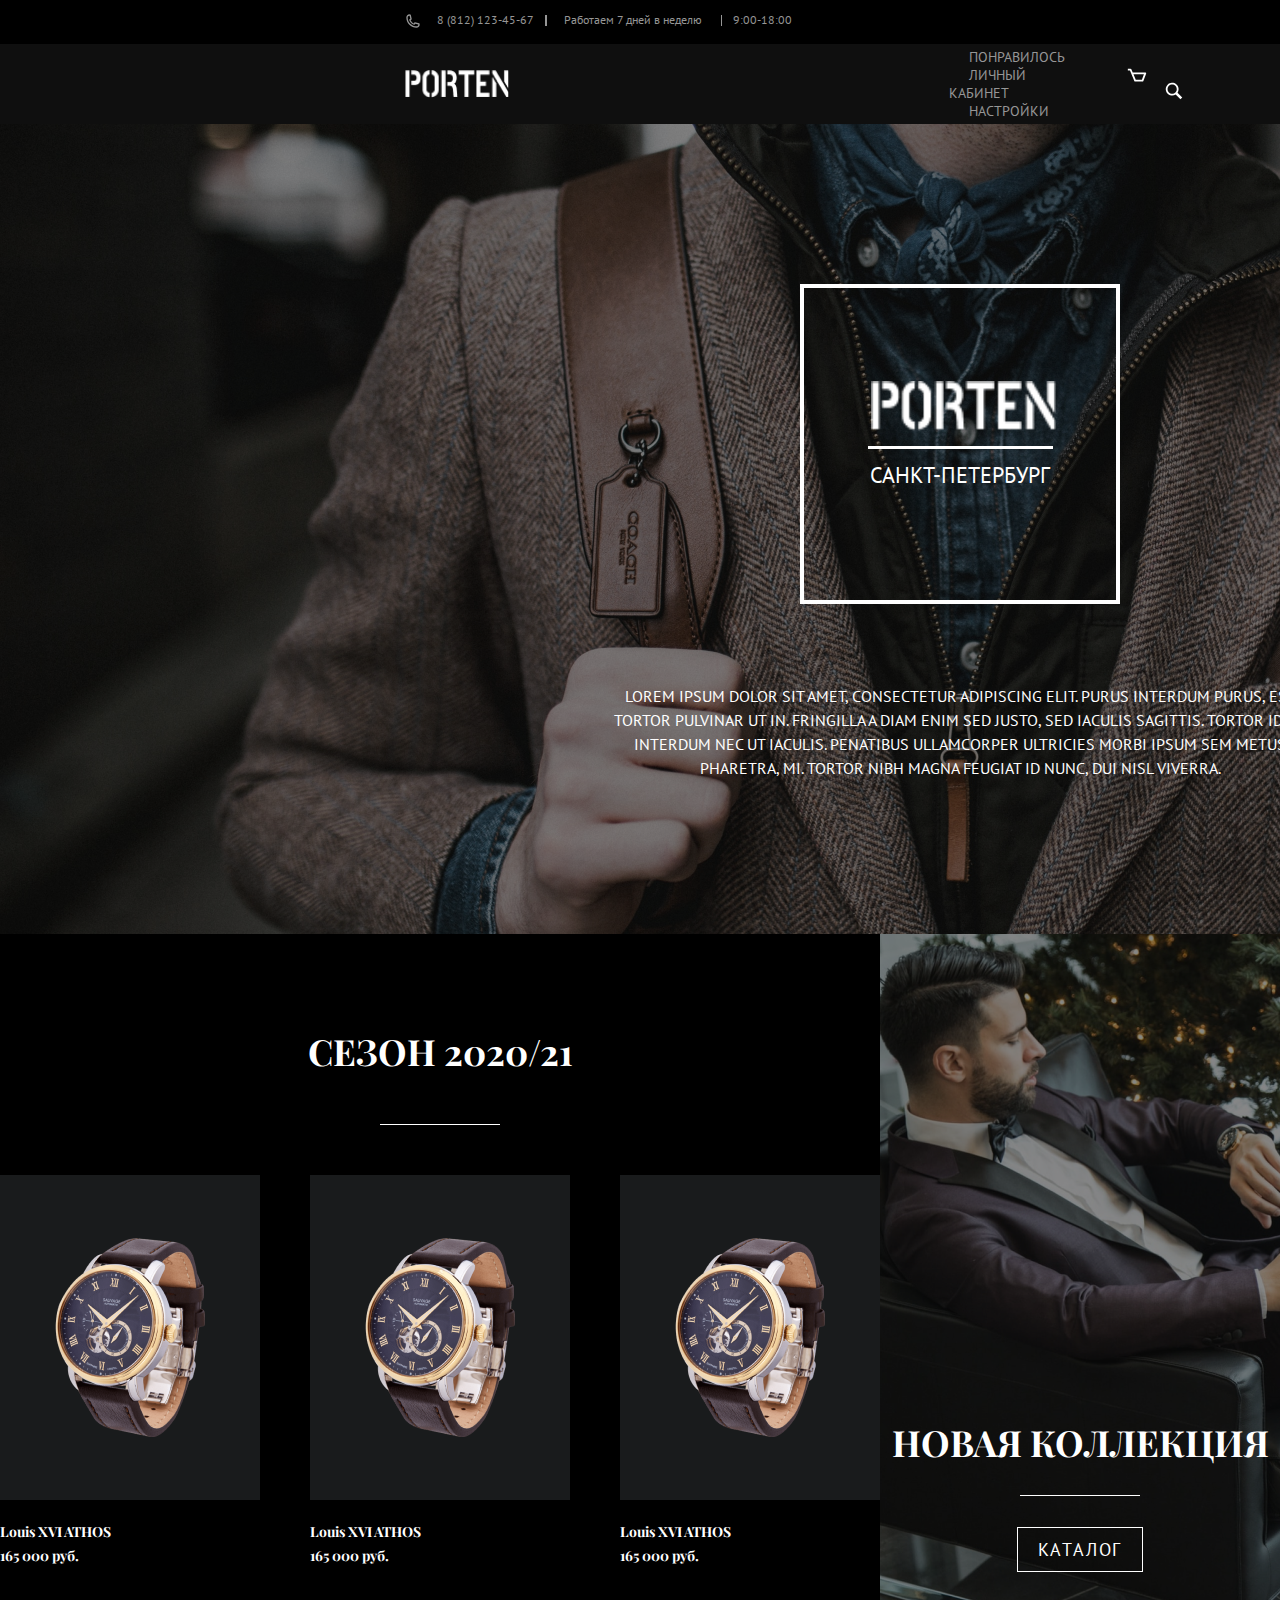
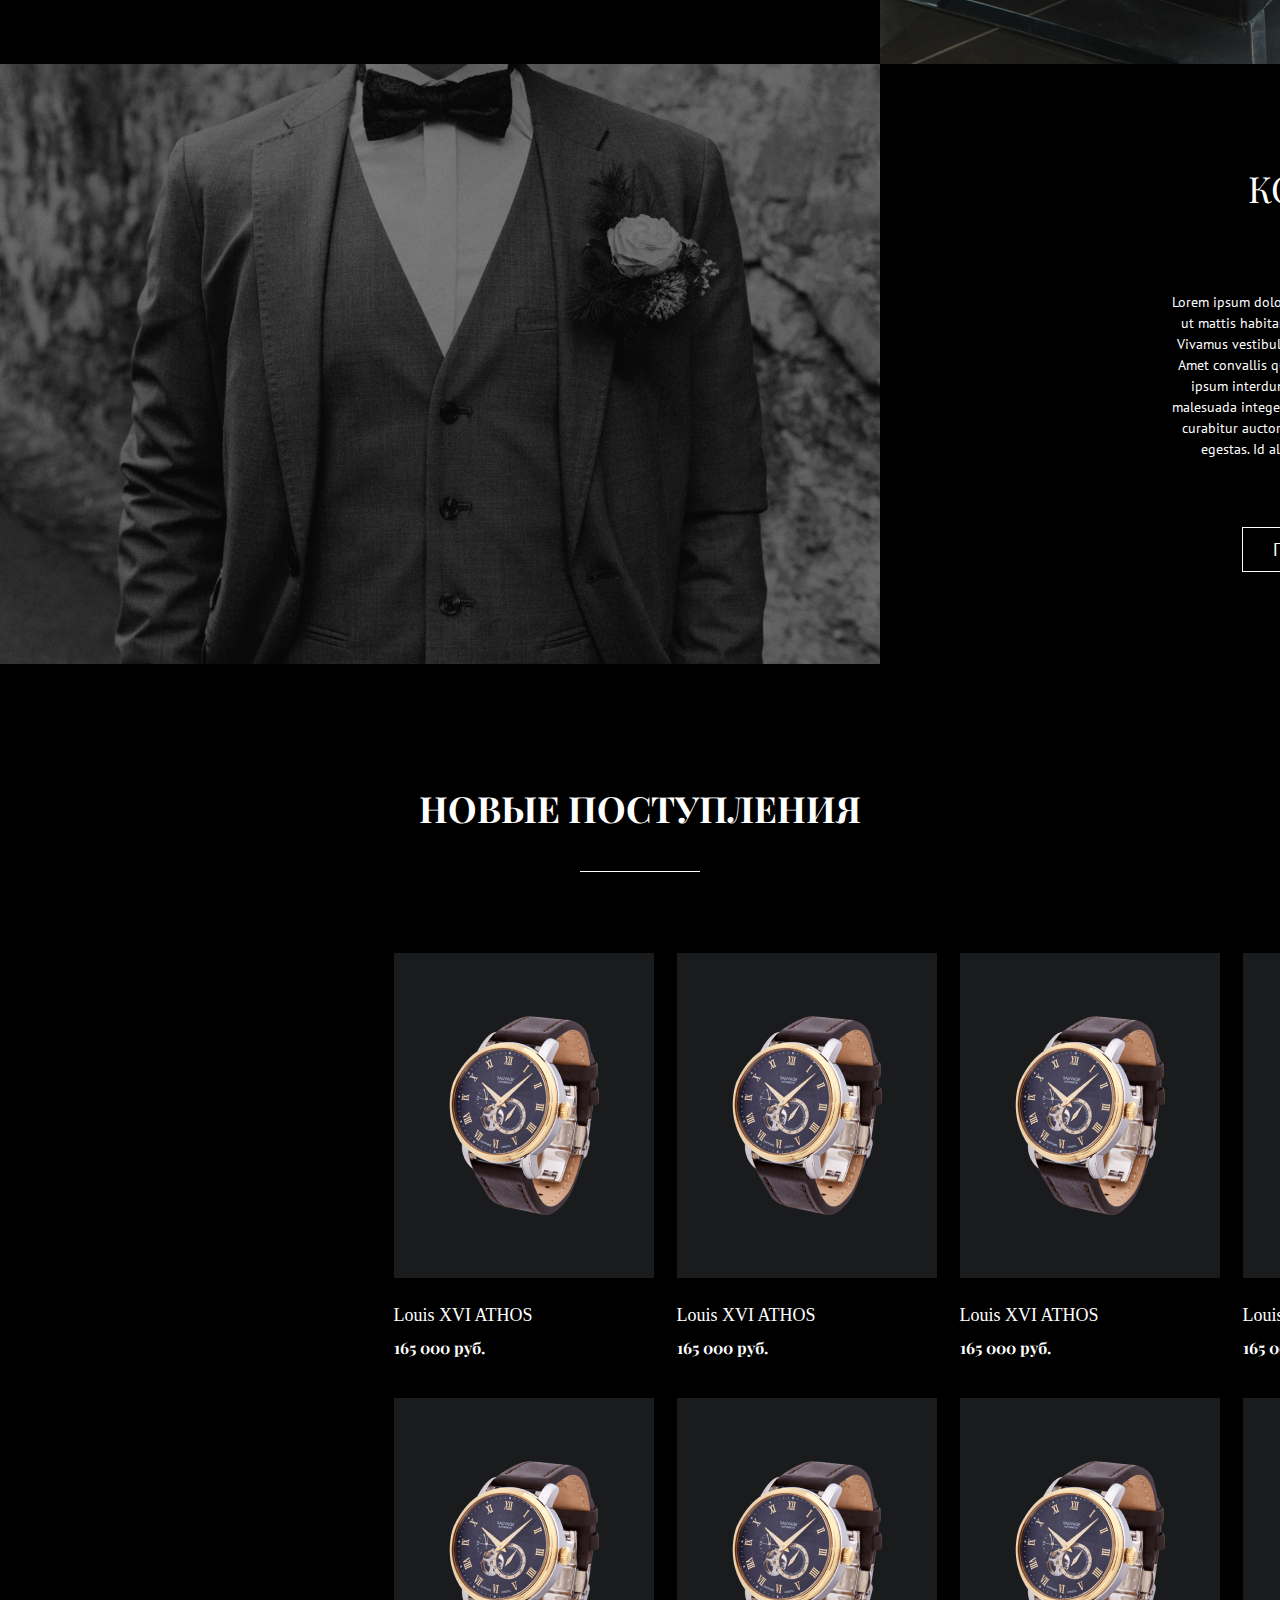
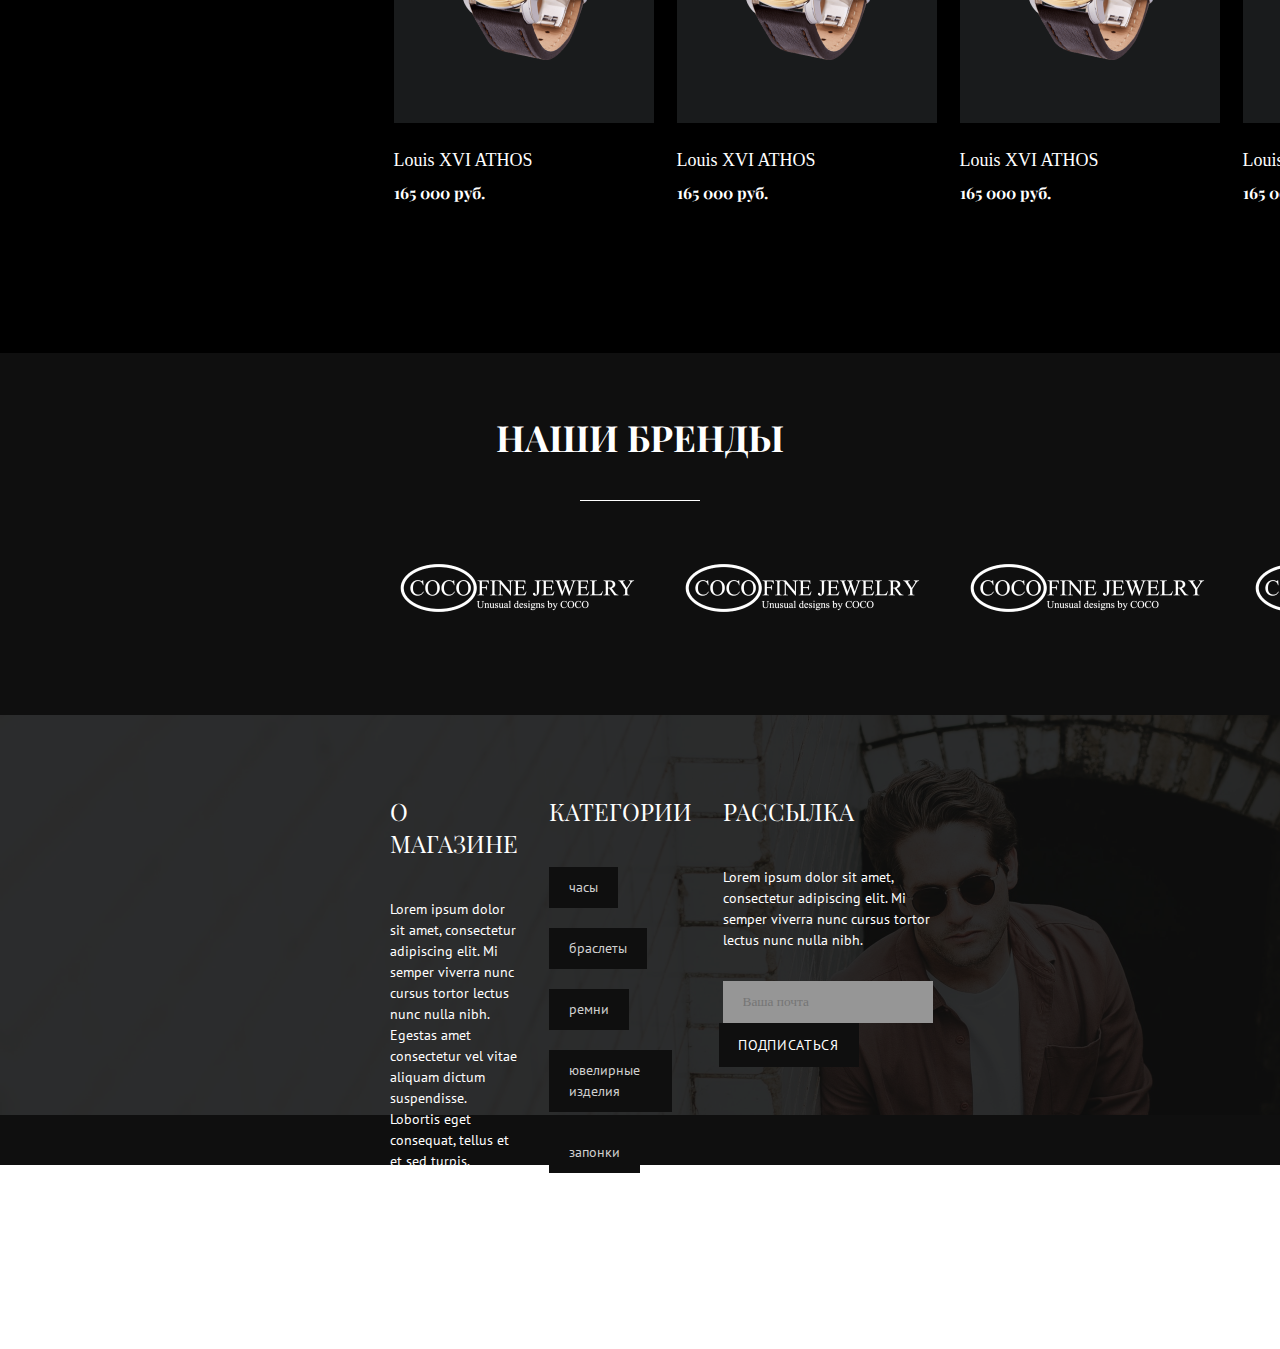
<file: index.html>
<!DOCTYPE html>
<html lang="ru"
<head>
   <title> Wildlife</title>
   <link rel="stylesheet" href="css/style.css">
   <meta http-equiv="Content-type" content="text/html;charset=UTF-8"/>
</head>
<body>
   <div class="wrapper">
      <div class="content">
         <div class="Contacts">
            <div class="contacts__row">
               <div class="contacts__item">
                  <img src="./img/svg/phone.svg" alt="NOW PHOTO" class="foto">
                  <div class="contacts_info">
                     <div class="contacts_phone">8 (812) 123-45-67</div>
                     <div class="days_work">Работаем 7 дней в неделю</div>
                     <div class="time_work">9:00-18:00</div>
                  </div>
               </div>
               <div class="contacts__logon">
                  <div class="img_svg"> 
                     <img src="./img/svg/logon.svg" class="img_logon" alt="">
                     <img src="./img/svg/logon2.svg" alt="">
                  </div>
                  <div class="logon">Войти/Регистрация</div>
               </div>
            </div>
         </div>
         <div class="hedear-title">
            <div class="title__row">
               <div class="title__item">
                  <img src="./img/PORTEN.png" class="title__logo" alt="">
                  <div class="title-menu">
                     <div class="menu__column">
                        <div class="menu__item">
                           <a href="#" class="menu__link">ПОНРАВИЛОСЬ</a>
                           <a href="#" class="menu__link">ЛИЧНЫЙ КАБИНЕТ</a>
                           <a href="#" class="menu__link">НАСТРОЙКИ</a>
                        </div>
                     </div>
                  </div>
                  <div class="title-svg">
                     <div class="svg__row">
                        <div class="svg__item">
                           <img src="./img/svg/basket.svg" alt="">
                           <img src="./img/svg/search.svg" class="svg__item item" alt="">
                        </div>
                     </div>
                  </div>
               </div>
            </div>
         </div>
         <div class="header">
            <div class="header__logo">
               <div class="header__title-logo">
                  <img src="./img/PORTEN.png" class="header_logo-img" alt="">
                  <div class="city">санкт-петербург</div>
               </div>
               <div class="header-text">Lorem ipsum dolor sit amet, consectetur adipiscing elit. Purus interdum purus, est tortor pulvinar ut in. Fringilla a diam enim sed justo, sed iaculis sagittis. Tortor id eu interdum nec ut iaculis. Penatibus ullamcorper ultricies morbi ipsum sem metus pharetra, mi. Tortor nibh magna feugiat id nunc, dui nisl viverra.</div>
            </div>
         </div>
         <div class="catalog">
            <div class="assortment">
               <div class="season__2020">СЕЗОН 2020/21</div>
               <ul class="clocke">
                  <li class="clocke_3 clocke1"><img src="./img/clocke.png" alt=""></li>
                  <li class="clocke_3 clocke2"><img src="./img/clocke.png" alt=""></li>
                  <li class="clocke_3"><img src="./img/clocke.png" alt=""></li>
               </ul>
               <ul class="name_clocke">
                  <li class="name_3 name1">Louis XVI ATHOS</li>
                  <li class="name_3 name2">Louis XVI ATHOS</li>
                  <li class="name_3">Louis XVI ATHOS</li>
               </ul>
               <ul class="price">
                  <li class="price_3 price1">165 000 руб.</li>
                  <li class="price_3 price2">165 000 руб.</li>
                  <li class="price_3">165 000 руб.</li>
               </ul>
            </div>
            <div class="new-colection">
               <div class="new-colection_title">Новая коллекция</div>
               <a href="#" class="catalog_button">Каталог</a>
            </div>
         </div>
         <div class="nav">
            <div class="nav__foto">
               <img src="./img/foto_nav2.png" alt="">
            </div>
            <div class="nav__text">
               <div class="title__collection-2018">коллекция 2018</div>
               <div class="collection_text">Lorem ipsum dolor sit amet, consectetur adipiscing elit. Non rutrum ornare ut mattis habitant dui arcu. Sagittis amet nunc ut neque quis nibh arcu. Vivamus vestibulum nisi et venenatis sed scelerisque magna consectetur. Amet convallis quis gravida facilisis vulputate. Faucibus facilisi habitasse ipsum interdum dictum aliquet. Velit quis ullamcorper pulvinar nulla malesuada integer. Aenean praesent viverra nulla nullam natoque volutpat curabitur auctor. Viverra viverra ullamcorper scelerisque risus dignissim egestas. Id aliquam a aliquam egestas leo orci pharetra sed diam. </div>
               <a href="#" class="button_colle">посмотреть коллекцию</a>
            </div>
         </div>
         <div class="columns">
            <div class="columns__title">новые поступления</div>
            <div class="columns__row">
               <div class="columns__item">
                  <div class="item_foto">
                     <img src="./img/clocke.png" alt="">
                  </div>
                  <div class="item_name">Louis XVI ATHOS</div>
                  <div class="item_price">165 000 руб.</div>
               </div>
               <div class="columns__item">
                  <div class="item_foto">
                     <img src="./img/clocke.png" alt="">
                  </div>
                  <div class="item_name">Louis XVI ATHOS</div>
                  <div class="item_price">165 000 руб.</div>
               </div>
               <div class="columns__item">
                  <div class="item_foto">
                     <img src="./img/clocke.png" alt="">
                  </div>
                  <div class="item_name">Louis XVI ATHOS</div>
                  <div class="item_price">165 000 руб.</div>
               </div>
               <div class="columns__item">
                  <div class="item_foto">
                     <img src="./img/clocke.png" alt="">
                  </div>
                  <div class="item_name">Louis XVI ATHOS</div>
                  <div class="item_price">165 000 руб.</div>
               </div> 
            </div>
            <div class="columns__row">
               <div class="columns__item">
                  <div class="item_foto">
                     <img src="./img/clocke.png" alt="">
                  </div>
                  <div class="item_name">Louis XVI ATHOS</div>
                  <div class="item_price">165 000 руб.</div>
               </div>
               <div class="columns__item">
                  <div class="item_foto">
                     <img src="./img/clocke.png" alt="">
                  </div>
                  <div class="item_name">Louis XVI ATHOS</div>
                  <div class="item_price">165 000 руб.</div>
               </div>
               <div class="columns__item">
                  <div class="item_foto">
                     <img src="./img/clocke.png" alt="">
                  </div>
                  <div class="item_name">Louis XVI ATHOS</div>
                  <div class="item_price">165 000 руб.</div>
               </div>
               <div class="columns__item">
                  <div class="item_foto">
                     <img src="./img/clocke.png" alt="">
                  </div>
                  <div class="item_name">Louis XVI ATHOS</div>
                  <div class="item_price">165 000 руб.</div>
               </div> 
            </div>                       
         </div>   
         <div class="brand">
            <div class="brand_title">наши бренды</div>
            <div class="brands__row">
               <div class="brands_item">
                  <img src="./img/brands.png" alt="">
               </div>
               <div class="brands_item">
                  <img src="./img/brands.png" alt="">
               </div>
               <div class="brands_item">
                  <img src="./img/brands.png" alt="">
               </div>
               <div class="brands_item">
                  <img src="./img/brands.png" alt="">
               </div>
            </div>
         </div>
         <div class="bottom">
            <div class="bottom__row">
               <div class="bottom__columns">
                  <div class="bottom__items">
                     <div class="items_title">О магазине</div> 
                     <div class="items_text">Lorem ipsum dolor sit amet, consectetur adipiscing elit. Mi semper viverra nunc cursus tortor lectus nunc nulla nibh. Egestas amet consectetur vel vitae aliquam dictum suspendisse. Lobortis eget consequat, tellus et et sed turpis. Pretium quisque vitae, amet, porttitor odio ultricies massa pharetra leo. Et ipsum urna fames in sit mi ultrices nisi, nunc.</div>
                  </div>
                  <div class="bottom__items">
                     <div class="items_title">Категории</div> 
                     <div class="items_categories">
                        <a href="#">часы</a>
                        <a href="#">браслеты</a>
                        <a href="#">ремни</a>
                        <a href="#">ювелирные изделия</a>
                        <a href="#">запонки</a>
                     </div>
                  </div>
                  <div class="bottom__items">
                     <div class="items_title">РАссылка</div> 
                     <div class="items_text">Lorem ipsum dolor sit amet, consectetur adipiscing elit. Mi semper viverra nunc cursus tortor lectus nunc nulla nibh.</div>
                     <input class="input" type="text" placeholder="Ваша почта" value="">
                     <button class="button" type="submit">ПОДПИСАТЬСЯ</button>
                  </div>
               </div>
            </div>
         </div>
         <div class="psafj"></div>
      </div>

   </div>
</body>
</html>
</file>
<file: css/style.css>
@import url(nullstyle.css);
@import url("https://fonts.googleapis.com/css2?family=PT+Sans&display=swap");
@import url("https://fonts.googleapis.com/css2?family=PT+Sans&family=Playfair+Display:wght@400;700&display=swap");
.content {
  max-width: 1920px;
  margin: 0px auto;
}

.Contacts {
  height: 44px;
  background: #000000;
  font-family: PT Sans;
  font-size: 12px;
  line-height: 15,53px;
  color: #969696;
  padding: 14px 405px 14px 406.33px;
}

.contacts__row {
  display: -webkit-box;
  display: -ms-flexbox;
  display: flex;
}

.contacts__item {
  display: -webkit-box;
  display: -ms-flexbox;
  display: flex;
  margin-right: 594.75px;
  position: relative;
}

.contacts_info {
  display: -webkit-box;
  display: -ms-flexbox;
  display: flex;
  width: 355px;
  margin-left: 16.31px;
  -webkit-box-pack: justify;
      -ms-flex-pack: justify;
          justify-content: space-between;
}

.contacts_phone:after {
  content: '';
  position: absolute;
  height: 11px;
  width: 2px;
  top: 10%;
  left: 36%;
  background-color: #969696;
}

.days_work::after {
  content: '';
  position: absolute;
  height: 11px;
  width: 1px;
  top: 10%;
  right: 18%;
  background-color: #969696;
}

.contacts__logon {
  display: -webkit-box;
  display: -ms-flexbox;
  display: flex;
  min-width: 150px;
}

.img_svg {
  position: relative;
}

.img_logon {
  position: absolute;
  top: 3px;
  left: -3px;
}

.logon {
  margin-left: 12.33px;
}

.hedear-title {
  height: 80px;
  background-color: #0F0F0F;
  padding: 0px 407.75px 0px 405px;
}

.title__item {
  display: -webkit-box;
  display: -ms-flexbox;
  display: flex;
  height: 80px;
  -webkit-box-align: center;
      -ms-flex-align: center;
          align-items: center;
}

.title__logo {
  height: 28px;
  width: 104px;
}

.title-menu {
  margin-left: 440px;
}

.menu__item {
  font-family: PT Sans;
  font-size: 14px;
  line-height: 18px;
}

.menu__item a {
  color: #969696;
  padding: 30px 20px;
}

.menu__link:hover {
  color: #FFFFFF;
  background-color: #1F1F1F;
}

.title-svg {
  margin-left: 41.85px;
}

.item {
  margin-left: 38px;
}

.header {
  height: 810px;
  background-image: url(../img/foto_header.png);
  padding-top: 160px;
}

.header__title-logo {
  margin: 0px 800px 80px 800px;
  height: 320px;
  width: 320px;
  border: 4px solid white;
}

.header_logo-img {
  margin: 93px 68px 0px 67px;
  height: 50px;
  width: 185px;
}

.city {
  position: relative;
  text-align: center;
  margin-top: 30px;
  font-family: PT Sans;
  font-size: 22px;
  line-height: 28px;
  text-transform: uppercase;
  color: #FFFFFF;
}

.city:before {
  content: '';
  position: absolute;
  height: 3px;
  width: 185px;
  top: -15px;
  left: 50%;
  background-color: white;
  margin: 0px 0px 0px -92.5px;
}

.header-text {
  text-align: center;
  width: 730px;
  margin: 0px 595px 0px 595px;
  font-family: PT Sans;
  font-size: 16px;
  line-height: 150%;
  text-transform: uppercase;
  color: #FFFFFF;
}

.catalog {
  display: -webkit-box;
  display: -ms-flexbox;
  display: flex;
  height: 730px;
}

.assortment {
  width: 1040px;
  font-family: Playfair Display;
  background-color: #000000;
  color: #FFFFFF;
  font-weight: 700;
}

.season__2020 {
  position: relative;
  margin: 93px 0px 100px 0px;
  text-transform: uppercase;
  text-align: center;
  font-size: 36px;
  line-height: 48px;
  text-transform: uppercase;
}

.season__2020:after {
  content: '';
  position: absolute;
  height: 1px;
  width: 120px;
  bottom: -50px;
  left: 50%;
  background-color: white;
  margin: 0px 0px 0px -60px;
}

.clocke {
  display: -webkit-box;
  display: -ms-flexbox;
  display: flex;
  max-width: 880px;
  margin: 0px auto;
}

.clocke_3 {
  -webkit-box-flex: 0;
      -ms-flex: 0 1 33.333%;
          flex: 0 1 33.333%;
  height: 325px;
  background-color: #191B1C;
  padding: 55px 22px 56px 23px;
}

.clocke1 {
  margin-right: 50px;
}

.clocke2 {
  margin-right: 50px;
}

.name_clocke {
  display: -webkit-box;
  display: -ms-flexbox;
  display: flex;
  max-width: 880px;
  margin: 0px auto;
  margin-top: 25px;
}

.name_3 {
  -webkit-box-flex: 0;
      -ms-flex: 0 1 33.333%;
          flex: 0 1 33.333%;
}

.name1 {
  margin-right: 50px;
}

.name2 {
  margin-right: 50px;
}

.price {
  display: -webkit-box;
  display: -ms-flexbox;
  display: flex;
  max-width: 880px;
  margin: 0px auto;
  margin-top: 10px;
}

.price_3 {
  -webkit-box-flex: 0;
      -ms-flex: 0 1 33.333%;
          flex: 0 1 33.333%;
}

.price1 {
  margin-right: 50px;
}

.price2 {
  margin-right: 50px;
}

.new-colection {
  background-image: url(../img/foto_nav.png);
  width: 880px;
  text-align: center;
}

.new-colection_title {
  position: relative;
  margin-top: 484px;
  font-family: Playfair Display;
  font-weight: bold;
  font-size: 36px;
  line-height: 48px;
  text-transform: uppercase;
  color: #FFFFFF;
  margin-bottom: 72px;
}

.new-colection_title:after {
  content: '';
  position: absolute;
  height: 1px;
  width: 120px;
  bottom: -30px;
  left: 50%;
  background-color: white;
  margin: 0px 0px 0px -60px;
}

.catalog_button {
  width: 100px;
  height: 60px;
  padding: 10px 20px;
  border: 1px solid white;
  font-family: PT Sans;
  font-size: 18px;
  line-height: 23px;
  letter-spacing: 0.1em;
  text-transform: uppercase;
  color: #FFFFFF;
}

.nav {
  display: -webkit-box;
  display: -ms-flexbox;
  display: flex;
  height: 600px;
  color: #FFFFFF;
  background-color: #000000;
  text-align: center;
}

.nav__text {
  padding: 100px 284px 0px 285px;
}

.title__collection-2018 {
  position: relative;
  font-family: Playfair Display;
  font-size: 36px;
  line-height: 48px;
  text-align: center;
  text-transform: uppercase;
  margin-bottom: 80px;
}

.title__collection-2018:after {
  content: '';
  position: absolute;
  height: 1px;
  width: 120px;
  bottom: -40px;
  left: 50%;
  background-color: #FFFFFF;
  margin: 0px 0px 0px -60px;
}

.collection_text {
  height: 173px;
  width: 471px;
  font-family: PT Sans;
  font-size: 14px;
  line-height: 150%;
  margin-bottom: 73px;
}

.button_colle {
  padding: 10px 30px;
  font-family: PT Sans;
  color: white;
  font-size: 18px;
  line-height: 23px;
  text-align: center;
  letter-spacing: 0.1em;
  text-transform: uppercase;
  border: 1px solid white;
}

.columns {
  height: 1289px;
  padding: 120px 406px 0px 405px;
  background-color: #000000;
  color: #FFFFFF;
}

.columns__title {
  position: relative;
  text-align: center;
  font-family: Playfair Display;
  font-weight: bold;
  font-size: 36px;
  line-height: 48px;
  text-transform: uppercase;
  color: #FFFFFF;
  margin-bottom: 121px;
}

.columns__title:after {
  content: '';
  position: absolute;
  height: 1px;
  width: 120px;
  bottom: -40px;
  left: 50%;
  background-color: #FFFFFF;
  margin: 0px 0px 0px -60px;
}

.columns__row {
  display: -webkit-box;
  display: -ms-flexbox;
  display: flex;
  margin: 0px -23px 40px -23px;
}

.columns__item {
  -webkit-box-flex: 0;
      -ms-flex: 0 1 25%;
          flex: 0 1 25%;
  height: 405px;
  padding: 0px 11.5px;
}

.item_foto {
  height: 325px;
  width: 260px;
  padding: 55px 22px 56px 23px;
  background-color: #191B1C;
  margin-bottom: 25px;
}

.item_name {
  margin-bottom: 10px;
  ont-family: Playfair Display;
  font-size: 18px;
  line-height: 24px;
}

.item_price {
  font-family: Playfair Display;
  font-weight: bold;
  font-size: 16px;
  line-height: 21px;
}

.brand {
  height: 362px;
  background-color: #0F0F0F;
  padding: 60px 405px 0px 405px;
}

.brand_title {
  font-family: Playfair Display;
  font-weight: bold;
  font-size: 36px;
  line-height: 48px;
  text-align: center;
  text-transform: uppercase;
  color: #FFFFFF;
  position: relative;
  margin-bottom: 80px;
}

.brand_title:after {
  content: '';
  position: absolute;
  height: 1px;
  width: 120px;
  bottom: -40px;
  left: 50%;
  background-color: #FFFFFF;
  margin: 0px 0px 0px -60px;
}

.brands__row {
  display: -webkit-box;
  display: -ms-flexbox;
  display: flex;
  margin: 0px -30px;
}

.brands_item {
  padding: 0px 15px;
}

.bottom {
  height: 400px;
  background-image: url(../img/foto_bottom.png);
  padding: 80px 405px 0px 405px;
  color: #FFFFFF;
}

.bottom__columns {
  display: -webkit-box;
  display: -ms-flexbox;
  display: flex;
  margin: 0px -31px;
}

.bottom__items {
  -webkit-box-flex: 0;
      -ms-flex: 0 1 33.333%;
          flex: 0 1 33.333%;
  padding: 0px 15.5px;
}

.items_title {
  font-family: Playfair Display;
  font-size: 24px;
  line-height: 32px;
  text-transform: uppercase;
  margin-bottom: 40px;
}

.items_text {
  font-family: PT Sans;
  font-size: 14px;
  line-height: 150%;
  margin-bottom: 30px;
}

.items_categories {
  display: -webkit-box;
  display: -ms-flexbox;
  display: flex;
  -ms-flex-wrap: wrap;
      flex-wrap: wrap;
}

.items_categories a {
  padding: 10px 20px;
  background-color: #0F0F0F;
  margin: 0px 20px 20px 0px;
  font-family: PT Sans;
  font-size: 14px;
  line-height: 150%;
  color: #D0D0D0;
}

.input {
  height: 42px;
  width: 210px;
  background-color: #969696;
  padding-left: 20px;
}

.button {
  height: 44px;
  width: 140px;
  padding: 10px, 20px, 10px, 20px;
  margin-left: -4px;
  background-color: #0F0F0F;
  color: #FFFFFF;
  font-family: PT Sans;
  font-size: 14px;
  line-height: 150%;
  letter-spacing: 0.05em;
}

.psafj {
  height: 50px;
  background-color: #0F0F0F;
}
</file>
